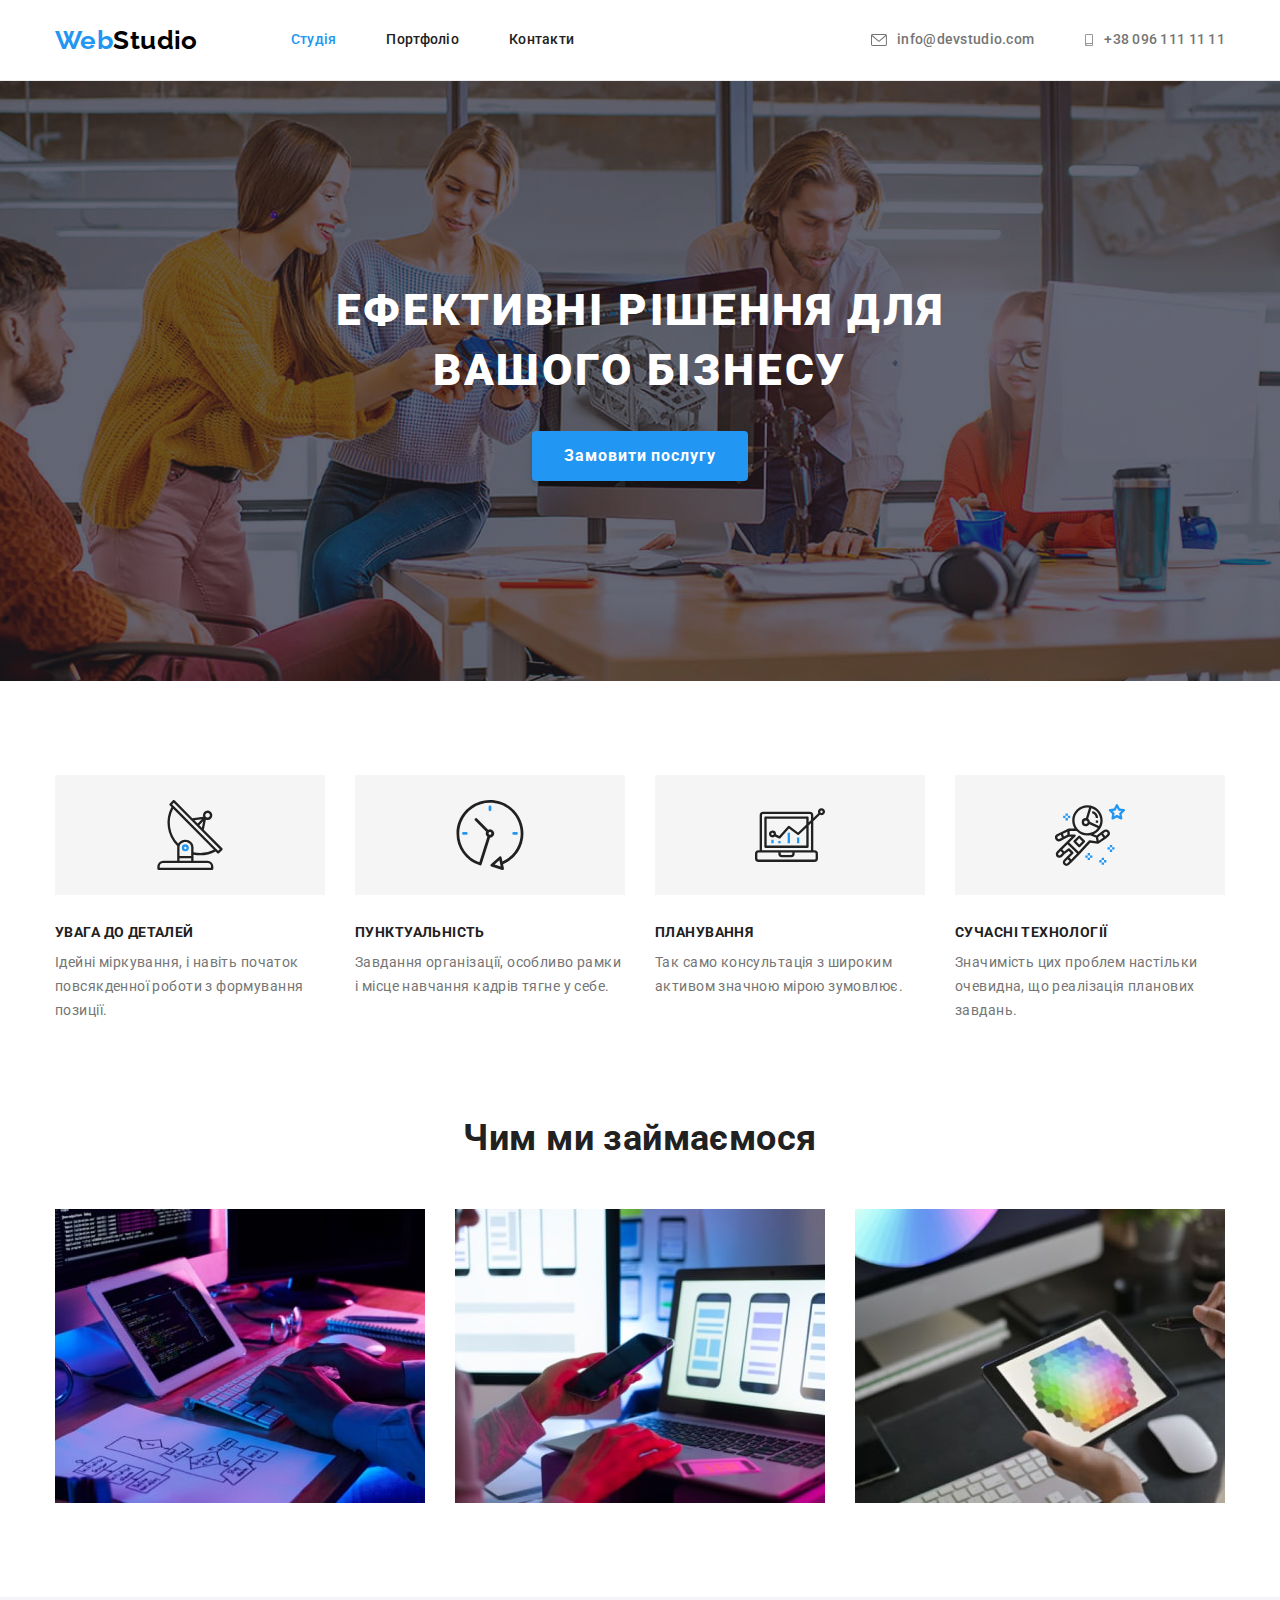
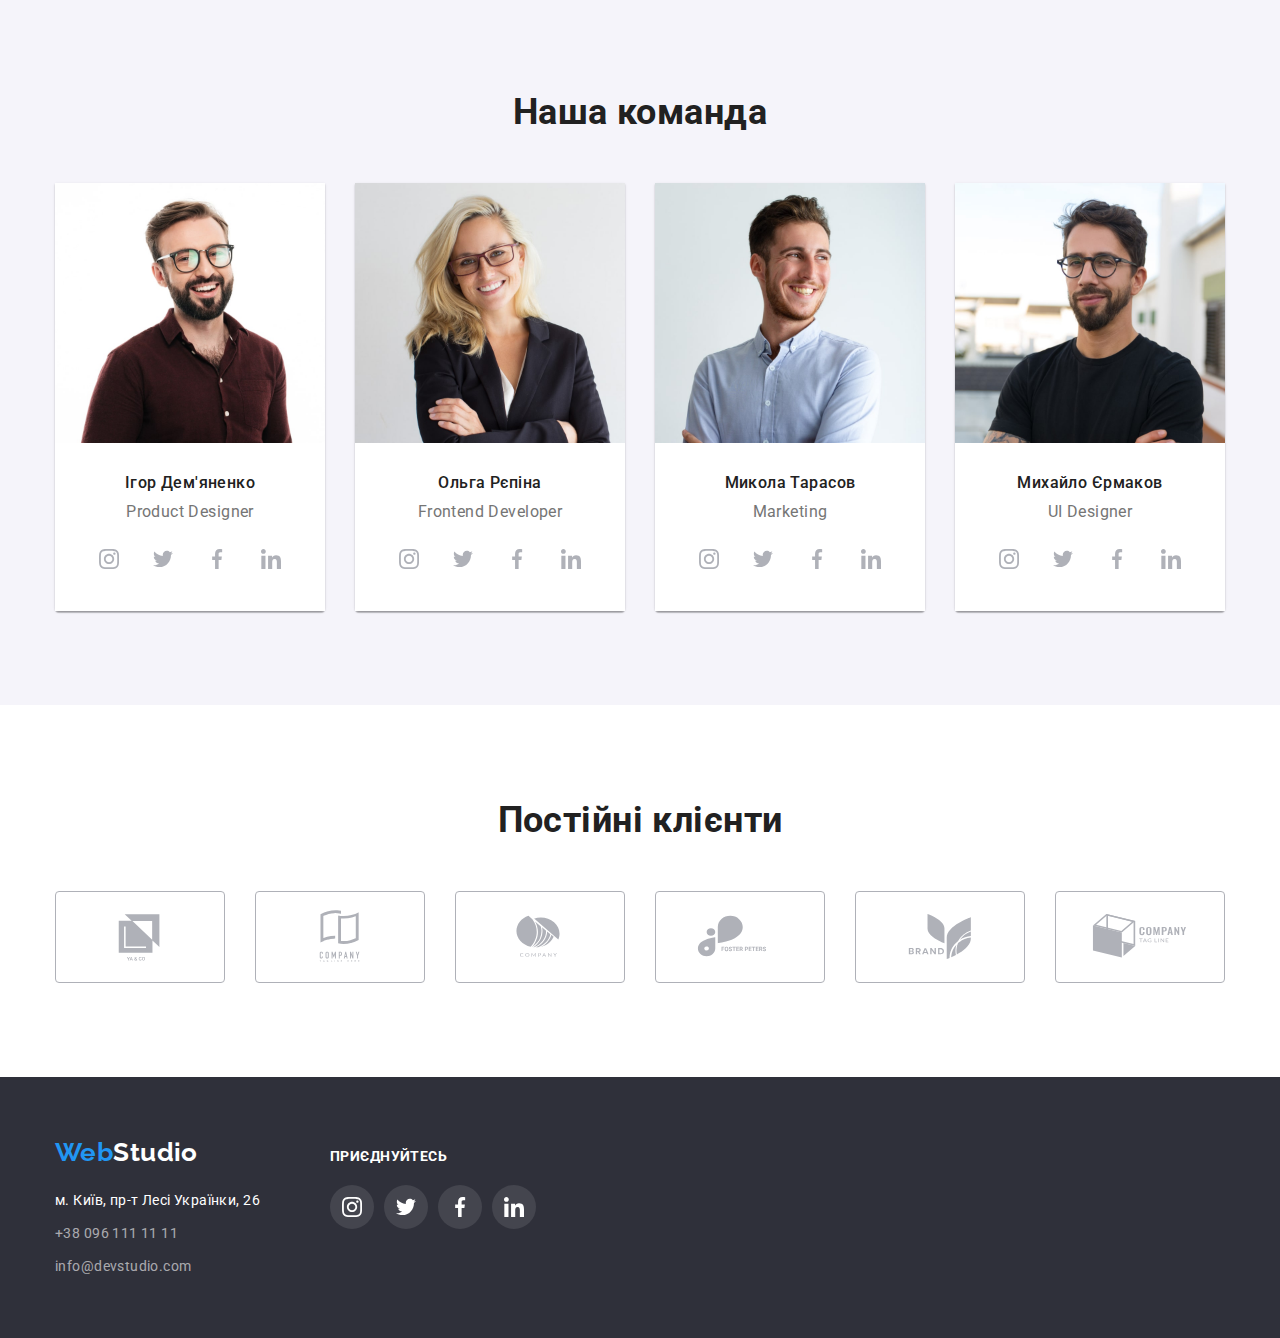
<file: index.html>
<!DOCTYPE html>
<html lang="uk">
  <head>
    <meta charset="UTF-8" />
    <meta http-equiv="X-UA-Compatible" content="IE=edge" />
    <meta name="viewport" content="width=device-width, initial-scale=1.0" />
    <title>Студія</title>
    <link
      rel="stylesheet"
      href="https://cdnjs.cloudflare.com/ajax/libs/modern-normalize/1.0.0/modern-normalize.min.css"
    />
    <link rel="stylesheet" href="./css/styles.css" />
    <link
      href="https://fonts.googleapis.com/css2?family=Raleway:wght@700&family=Roboto:wght@400;500;700;900&display=swap"
      rel="stylesheet"
    />
  </head>

  <body>
    <header>
      <div class="container common-head">
        <a href="./index.html" class="logo"
          >Web<span class="logo-studio">Studio</span></a
        >

        <nav>
          <ul class="site-nav list">
            <li class="nav-item">
              <a href="./index.html" class="nav-elements current">Студія</a>
            </li>
            <li class="nav-item">
              <a href="./portfolio.html" class="nav-elements">Портфоліо</a>
            </li>
            <li class="nav-item">
              <a href="" class="nav-elements">Контакти</a>
            </li>
          </ul>
        </nav>
        <ul class="head-contacts list">
          <li class="contact-item">
            <a href="mailto:info@devstudio.com" class="nav-elements">
              <svg class="icon-mail" width="16" >
                <use
                  href="./images/icons.svg/symbol-defs.svg#icon-envelopeopti"
                /></svg
              >info@devstudio.com
            </a>
          </li>
          <li class="contact-item">
            <a href="tel:+380961111111" class="nav-elements">
              <svg class="icon-tel" width="10" >
                <use
                  href="./images/icons.svg/symbol-defs.svg#icon-smartphoneopti"
                ></use></svg
              >+38 096 111 11 11</a
            >
          </li>
        </ul>
      </div>
    </header>

    <main>
      <section class="headline">
        <div class="container">
          <h1 class="title">Ефективні рішення для вашого бізнесу</h1>
          <button type="button" class="order-btn">Замовити послугу</button>
        </div>
      </section>
      <section class="section">
        <div class="container">
          <h2 class="hidden-title">Особливості</h2>
          <ul class="our-features list">
            <li class="feature antenna">
              <h3 class="title">УВАГА ДО ДЕТАЛЕЙ</h3>
              <p class="desr">
                Ідейні міркування, і навіть початок повсякденної роботи з
                формування позиції.
              </p>
            </li>
            <li class="feature clock">
              <h3 class="title">ПУНКТУАЛЬНІСТЬ</h3>
              <p class="desr">
                Завдання організації, особливо рамки і місце навчання кадрів
                тягне у себе.
              </p>
            </li>
            <li class="feature diagram">
              <h3 class="title">ПЛАНУВАННЯ</h3>
              <p class="desr">
                Так само консультація з широким активом значною мірою зумовлює.
              </p>
            </li>
            <li class="feature astronaut">
              <h3 class="title">СУЧАСНІ ТЕХНОЛОГІЇ</h3>
              <p class="desr">
                Значимість цих проблем настільки очевидна, що реалізація
                планових завдань.
              </p>
            </li>
          </ul>
        </div>
      </section>
      <section class="desc-doing section">
        <div class="container">
          <h2 class="title">Чим ми займаємося</h2>
          <ul class="doing-img list">
            <li class="img">
              <img src="./images/img-min.jpg" alt="Coding" width="370" />
            </li>
            <li class="img">
              <img src="./images/img(1)-min.jpg" alt="Markup" width="370" />
            </li>
            <li class="img">
              <img
                src="./images/img(2)-min.jpg"
                alt="Web designing"
                width="370"
              />
            </li>
          </ul>
        </div>
      </section>
      <section class="team section">
        <div class="container">
          <h2 class="title">Наша команда</h2>
          <ul class="common-team list">
            <li class="one-of">
              <img
                src="./images/team-min.jpg"
                alt="Ihor Demyanenko"
                width="270"
              />
              <div class="person">
                <h3 class="name">Ігор Дем'яненко</h3>
                <p class="job">Product Designer</p>
                <ul class="list-icons">
                  <li class="icon">
                    <a href="" class="link-network"
                      ><svg class="icon-network" width="20" >
                        <use
                          href="./images/icons.svg/symbol-defs.svg#icon-instagramopti"
                        /></svg
                    ></a>
                  </li>
                  <li class="icon">
                    <a href="" class="link-network"
                      ><svg class="icon-network" width="20" >
                        <use
                          href="./images/icons.svg/symbol-defs.svg#icon-twitteropti"
                        ></use></svg
                    ></a>
                  </li>
                  <li class="icon">
                    <a href="" class="link-network"
                      ><svg class="icon-network" width="20" >
                        <use
                          href="./images/icons.svg/symbol-defs.svg#icon-facebookopti"
                        ></use></svg
                    ></a>
                  </li>
                  <li class="icon">
                    <a href="" class="link-network"
                      ><svg class="icon-network" width="20">
                        <use
                          href="./images/icons.svg/symbol-defs.svg#icon-linkedinopti"
                        ></use></svg
                    ></a>
                  </li>
                </ul>
              </div>
            </li>
            <li class="one-of">
              <img src="./images/team1-min.jpg" alt="Olga Repina" width="270" />
              <div class="person">
                <h3 class="name">Ольга Рєпіна</h3>
                <p class="job">Frontend Developer</p>
                <ul class="list-icons">
                  <li class="icon">
                    <a href="" class="link-network"
                      ><svg class="icon-network" width="20" >
                        <use
                          href="./images/icons.svg/symbol-defs.svg#icon-instagramopti"
                        /></svg
                    ></a>
                  </li>
                  <li class="icon">
                    <a href="" class="link-network"
                      ><svg class="icon-network" width="20" >
                        <use
                          href="./images/icons.svg/symbol-defs.svg#icon-twitteropti"
                        ></use></svg
                    ></a>
                  </li>
                  <li class="icon">
                    <a href="" class="link-network"
                      ><svg class="icon-network" width="20" >
                        <use
                          href="./images/icons.svg/symbol-defs.svg#icon-facebookopti"
                        ></use></svg
                    ></a>
                  </li>
                  <li class="icon">
                    <a href="" class="link-network"
                      ><svg class="icon-network" width="20" >
                        <use
                          href="./images/icons.svg/symbol-defs.svg#icon-linkedinopti"
                        ></use></svg
                    ></a>
                  </li>
                </ul>
              </div>
            </li>
            <li class="one-of">
              <img
                src="./images/team2-min.jpg"
                alt="Mykola Tarasov"
                width="270"
              />
              <div class="person">
                <h3 class="name">Микола Тарасов</h3>
                <p class="job">Marketing</p>
                <ul class="list-icons">
                  <li class="icon">
                    <a href="" class="link-network"
                      ><svg class="icon-network" width="20" >
                        <use
                          href="./images/icons.svg/symbol-defs.svg#icon-instagramopti"
                        /></svg
                    ></a>
                  </li>
                  <li class="icon">
                    <a href="" class="link-network"
                      ><svg class="icon-network" width="20">
                        <use
                          href="./images/icons.svg/symbol-defs.svg#icon-twitteropti"
                        ></use></svg
                    ></a>
                  </li>
                  <li class="icon">
                    <a href="" class="link-network"
                      ><svg class="icon-network" width="20" >
                        <use
                          href="./images/icons.svg/symbol-defs.svg#icon-facebookopti"
                        ></use></svg
                    ></a>
                  </li>
                  <li class="icon">
                    <a href="" class="link-network"
                      ><svg class="icon-network" width="20" >
                        <use
                          href="./images/icons.svg/symbol-defs.svg#icon-linkedinopti"
                        ></use></svg
                    ></a>
                  </li>
                </ul>
              </div>
            </li>
            <li class="one-of">
              <img
                src="./images/team3-min.jpg"
                alt="Mykhailo Yermakov"
                width="270"
              />
              <div class="person">
                <h3 class="name">Михайло Єрмаков</h3>
                <p class="job">UI Designer</p>
                <ul class="list-icons">
                  <li class="icon">
                    <a href="" class="link-network"
                      ><svg class="icon-network" width="20" >
                        <use
                          href="./images/icons.svg/symbol-defs.svg#icon-instagramopti"
                        /></svg
                    ></a>
                  </li>
                  <li class="icon">
                    <a href="" class="link-network"
                      ><svg class="icon-network" width="20" >
                        <use
                          href="./images/icons.svg/symbol-defs.svg#icon-twitteropti"
                        ></use></svg
                    ></a>
                  </li>
                  <li class="icon">
                    <a href="" class="link-network"
                      ><svg class="icon-network" width="20" >
                        <use
                          href="./images/icons.svg/symbol-defs.svg#icon-facebookopti"
                        ></use></svg
                    ></a>
                  </li>
                  <li class="icon">
                    <a href="" class="link-network"
                      ><svg class="icon-network" width="20" >
                        <use
                          href="./images/icons.svg/symbol-defs.svg#icon-linkedinopti"
                        ></use></svg
                    ></a>
                  </li>
                </ul>
              </div>
            </li>
          </ul>
        </div>
      </section>
      <section class="companies section">
        <div class="container">
        <h2 class="title">Постійні клієнти</h2>
          <ul class="common-companies">
            <li class="company">
              <a href="" class="link-company"
                ><svg class="logo-company" width="106" >
                  <use
                    href="./images/icons.svg/symbol-defs.svg#icon-Logoopti"
                  /></svg
              ></a>
            </li>
            <li class="company">
              <a href="" class="link-company"
                ><svg class="logo-company" width="106" >
                  <use
                    href="./images/icons.svg/symbol-defs.svg#icon-Logo1opti"
                  /></svg
              ></a>
            </li>
            <li class="company">
              <a href="" class="link-company"
                ><svg class="logo-company" width="106" >
                  <use
                    href="./images/icons.svg/symbol-defs.svg#icon-Logo2opti"
                  /></svg
              ></a>
            </li>
            <li class="company">
              <a href="" class="link-company"
                ><svg class="logo-company" width="106" >
                  <use
                    href="./images/icons.svg/symbol-defs.svg#icon-Logo3opti"
                  /></svg
              ></a>
            </li>
            <li class="company">
              <a href="" class="link-company"
                ><svg class="logo-company" width="106" >
                  <use
                    href="./images/icons.svg/symbol-defs.svg#icon-Logo4opti"
                  /></svg
              ></a>
            </li>
            <li class="company">
              <a href="" class="link-company"
                ><svg class="logo-company" width="106" >
                  <use
                    href="./images/icons.svg/symbol-defs.svg#icon-Logo5opti"
                  /></svg
              ></a>
            </li>
          </ul>
        </div>
      </section>
    </main>
    <footer class="footer-contacts">
      <div class="container footer">
        <div>
          <a href="./index.html" class="logo"
            >Web<span class="logo-studio-foot">Studio</span></a
          >
          <address class="common-contacts footer">
            <ul class="contacts">
              <li class="item">
                <a
                  href="https://goo.gl/maps/SLytjCsaKBYsRHtB6"
                  class="contact address"
                  >м. Київ, пр-т Лесі Українки, 26</a
                >
              </li>
              <li class="item">
                <a href="tel:+380961111111" class="contact"
                  >+38 096 111 11 11</a
                >
              </li>
              <li class="item">
                <a href="mailto:info@devstudio.com" class="contact"
                  >info@devstudio.com</a
                >
              </li>
            </ul>
          </address>
        </div>
        <div class="footer-networks">
          <p class="title">Приєднуйтесь</p>
          <ul class="footer-list-items">
            <li class="footer-item insta">
              <a href="" class="footer-link-network"
                ><svg class="icon-network" width="20" >
                  <use
                    href="./images/icons.svg/symbol-defs.svg#icon-instagramopti"
                  ></use></svg
              ></a>
            </li>
            <li class="footer-item twitter">
              <a href="" class="footer-link-network"
                ><svg class="icon-network" width="20" >
                  <use
                    href="./images/icons.svg/symbol-defs.svg#icon-twitteropti"
                  ></use></svg
              ></a>
            </li>
            <li class="footer-item facebook">
              <a href="" class="footer-link-network"
                ><svg class="icon-network" width="20" >
                  <use
                    href="./images/icons.svg/symbol-defs.svg#icon-facebookopti"
                  ></use></svg
              ></a>
            </li>
            <li class="footer-item linkedin">
              <a href="" class="footer-link-network"
                ><svg class="icon-network" width="20" >
                  <use
                    href="./images/icons.svg/symbol-defs.svg#icon-linkedinopti"
                  ></use></svg
              ></a>
            </li>
          </ul>
        </div>
      </div>
    </footer>
  </body>
</html>
</file>
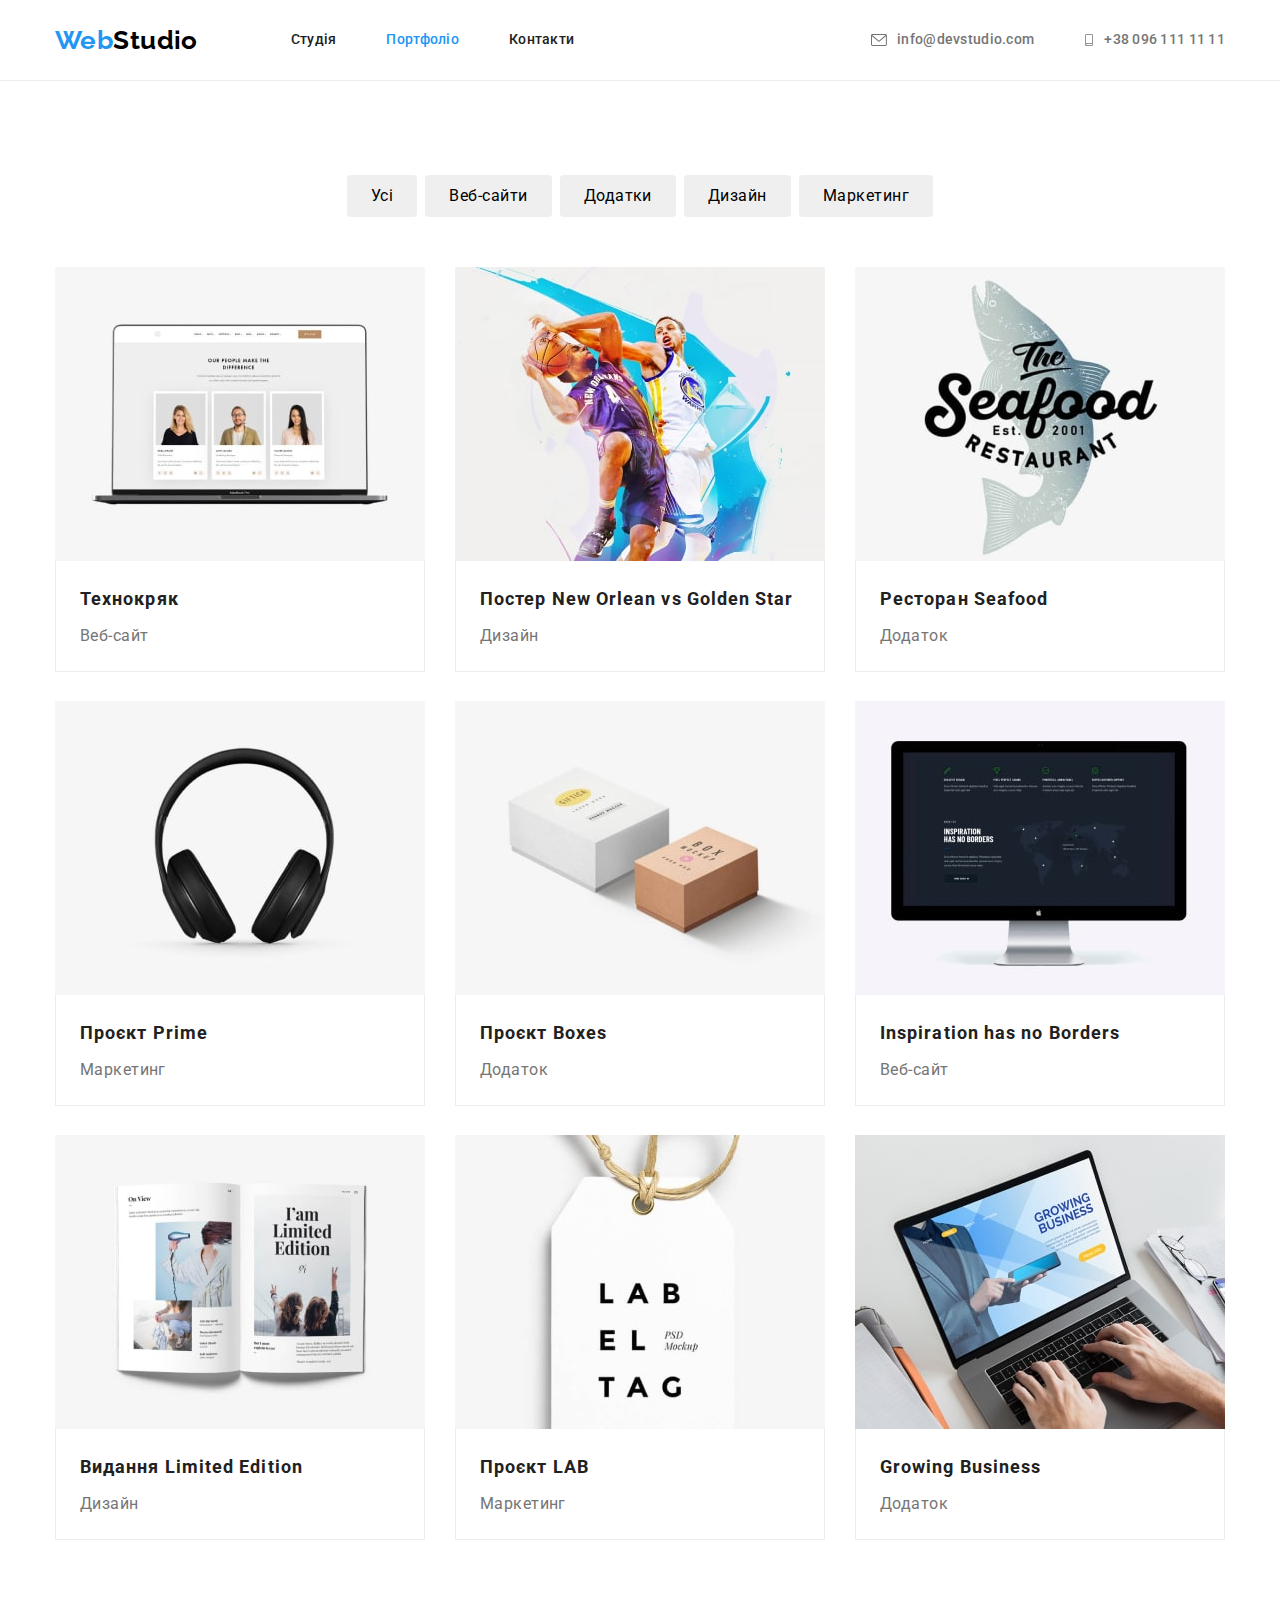
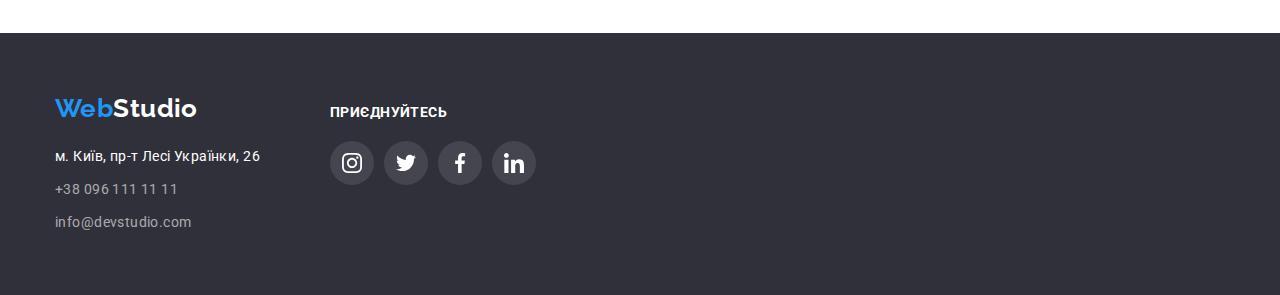
<file: portfolio.html>
<!DOCTYPE html>
<html lang="uk">
  <head>
    <meta charset="UTF-8" />
    <meta http-equiv="X-UA-Compatible" content="IE=edge" />
    <meta name="viewport" content="width=device-width, initial-scale=1.0" />
    <title>Portfolio</title>
    <link
      rel="stylesheet"
      href="https://cdnjs.cloudflare.com/ajax/libs/modern-normalize/1.0.0/modern-normalize.min.css"
    />
    <link rel="stylesheet" href="./css/styles.css" />
    <link
      href="https://fonts.googleapis.com/css2?family=Raleway:wght@700&family=Roboto:wght@400;500;700;900&display=swap"
      rel="stylesheet"
    />
  </head>

  <body>
    <header>
      <div class="container common-head">
        <a href="./index.html" class="logo"
          >Web<span class="logo-studio">Studio</span></a
        >

        <nav>
          <ul class="site-nav list">
            <li class="nav-item">
              <a href="./index.html" class="nav-elements">Студія</a>
            </li>
            <li class="nav-item">
              <a href="./portfolio.html" class="nav-elements current"
                >Портфоліо</a
              >
            </li>
            <li class="nav-item">
              <a href="" class="nav-elements">Контакти</a>
            </li>
          </ul>
        </nav>
        <ul class="head-contacts list">
          <li class="contact-item">
            <a href="mailto:info@devstudio.com" class="nav-elements">
              <svg class="icon-mail" width="16">
                <use
                  href="./images/icons.svg/symbol-defs.svg#icon-envelopeopti"
                /></svg
              >info@devstudio.com
            </a>
          </li>
          <li class="contact-item">
            <a href="tel:+380961111111" class="nav-elements">
              <svg class="icon-tel" width="10">
                <use
                  href="./images/icons.svg/symbol-defs.svg#icon-smartphoneopti"
                ></use></svg
              >+38 096 111 11 11</a
            >
          </li>
        
        </ul>
      </div>
    </header>

    <main>
      <section class="section">
        <div class="container">
          <h1 class="hidden-title">Portfolio</h1>

          <ul class="filters list">
            <li class="item">
              <button type="button" class="el">Усі</button>
            </li>
            <li class="item">
              <button type="button" class="el">Веб-сайти</button>
            </li>
            <li class="item">
              <button type="button" class="el">Додатки</button>
            </li>
            <li class="item">
              <button type="button" class="el">Дизайн</button>
            </li>
            <li class="item">
              <button type="button" class="el">Маркетинг</button>
            </li>
          </ul>

          <ul class="projects list">
            <li class="one-of">
              <a href="" class="projects-link"
                ><img
                  src="./images/portfolio/img1-min.jpg"
                  alt="Технокряк"
                  width="370"
                />
                <div class="title">
                  <h2 class="projects-name">Технокряк</h2>
                  <p class="projects-descr">Веб-сайт</p>
                </div>
              </a>
            </li>
            <li class="one-of">
              <a href="" class="projects-link"
                ><img
                  src="./images/portfolio/img2-min.jpg"
                  alt="Постер"
                  width="370"
                />
                <div class="title">
                  <h2 class="projects-name">
                    Постер New Orlean vs Golden Star
                  </h2>
                  <p class="projects-descr">Дизайн</p>
                </div>
              </a>
            </li>
            <li class="one-of">
              <a href="" class="projects-link"
                ><img
                  src="./images/portfolio/img3-min.jpg"
                  alt="Ресторан Seafood"
                  width="370"
                />
                <div class="title">
                  <h2 class="projects-name">Ресторан Seafood</h2>
                  <p class="projects-descr">Додаток</p>
                </div>
              </a>
            </li>
            <li class="one-of">
              <a href="" class="projects-link"
                ><img
                  src="./images/portfolio/img4-min.jpg"
                  alt="Проєкт Prime"
                  width="370"
                />
                <div class="title">
                  <h2 class="projects-name">Проєкт Prime</h2>
                  <p class="projects-descr">Маркетинг</p>
                </div>
              </a>
            </li>
            <li class="one-of">
              <a href="" class="projects-link"
                ><img
                  src="./images/portfolio/img5-min.jpg"
                  alt="Проєкт Boxes"
                  width="370"
                />
                <div class="title">
                  <h2 class="projects-name">Проєкт Boxes</h2>
                  <p class="projects-descr">Додаток</p>
                </div>
              </a>
            </li>
            <li class="one-of">
              <a href="" class="projects-link"
                ><img
                  src="./images/portfolio/img6-min.jpg"
                  alt="Inspiration has no Borders"
                  width="370"
                />
                <div class="title">
                  <h2 class="projects-name">Inspiration has no Borders</h2>
                  <p class="projects-descr">Веб-сайт</p>
                </div>
              </a>
            </li>
            <li class="one-of">
              <a href="" class="projects-link"
                ><img
                  src="./images/portfolio/img7-min.jpg"
                  alt="Видання Limited Edition"
                  width="370"
                />
                <div class="title">
                  <h2 class="projects-name">Видання Limited Edition</h2>
                  <p class="projects-descr">Дизайн</p>
                </div>
              </a>
            </li>
            <li class="one-of">
              <a href="" class="projects-link"
                ><img
                  src="./images/portfolio/img8-min.jpg"
                  alt="Проєкт LAB"
                  width="370"
                />
                <div class="title">
                  <h2 class="projects-name">Проєкт LAB</h2>
                  <p class="projects-descr">Маркетинг</p>
                </div>
              </a>
            </li>
            <li class="one-of">
              <a href="" class="projects-link"
                ><img
                  src="./images/portfolio/img9-min.jpg"
                  alt="Growing Business"
                  width="370"
                />
                <div class="title">
                  <h2 class="projects-name">Growing Business</h2>
                  <p class="projects-descr">Додаток</p>
                </div>
              </a>
            </li>
          </ul>
        </div>
      </section>
    </main>
    <footer class="footer-contacts">
      <div class="container footer">
        <div>
          <a href="./index.html" class="logo"
            >Web<span class="logo-studio-foot">Studio</span></a
          >
          <address class="common-contacts footer">
            <ul class="contacts">
              <li class="item">
                <a
                  href="https://goo.gl/maps/SLytjCsaKBYsRHtB6"
                  class="contact address"
                  >м. Київ, пр-т Лесі Українки, 26</a
                >
              </li>
              <li class="item">
                <a href="tel:+380961111111" class="contact"
                  >+38 096 111 11 11</a
                >
              </li>
              <li class="item">
                <a href="mailto:info@devstudio.com" class="contact"
                  >info@devstudio.com</a
                >
              </li>
            </ul>
          </address>
        </div>
        <div class="footer-networks">
          <span class="title">Приєднуйтесь</span>
          <ul class="footer-list-items">
            <li class="footer-item insta">
              <a href="" class="footer-link-network"
                ><svg class="icon-network" width="20">
                  <use
                    href="./images/icons.svg/symbol-defs.svg#icon-instagramopti"
                  ></use></svg
              ></a>
            </li>
            <li class="footer-item twitter">
              <a href="" class="footer-link-network"
                ><svg class="icon-network" width="20" >
                  <use
                    href="./images/icons.svg/symbol-defs.svg#icon-twitteropti"
                  ></use></svg
              ></a>
            </li>
            <li class="footer-item facebook">
              <a href="" class="footer-link-network"
                ><svg class="icon-network" width="20" >
                  <use
                    href="./images/icons.svg/symbol-defs.svg#icon-facebookopti"
                  ></use></svg
              ></a>
            </li>
            <li class="footer-item linkedin">
              <a href="" class="footer-link-network"
                ><svg class="icon-network" width="20" >
                  <use
                    href="./images/icons.svg/symbol-defs.svg#icon-linkedinopti"
                  ></use></svg
              ></a>
            </li>
          </ul>
        </div>
      </div>
    </footer>
  </body>
</html>
</file>
<file: css/styles.css>
html {
  box-sizing: border-box;
}
*,
*::before,
*::after {
  box-sizing: inherit;
}
:root {
  --base-color: #212121;
  --active-color: #2196f3;
  --desrp-color: #757575;
  --base-background-color: #f5f5f5;
  --special-backsround-color: #2f303a;
  --employee-background-color: #f5f4fa;
  --logo-studio-color: #000000;
  --white-text-color: #ffffff;
  --white-translucent-color: rgba(255, 255, 255, 0.6);
  --order-background-color: #188ce8;
  --border-color: #ececec;
  --icons-noactive-color: #afb1b8;
}
body {
  margin: 0;

  font-family: "Roboto", sans-serif;
  font-size: 14px;
  letter-spacing: 0.03em;
  line-height: 1.2;
  font-style: normal;
  color: var(--base-color);
  background-color: var(--white-text-color);
}
.container {
  width: 1200px;
  padding-left: 15px;
  padding-right: 15px;
  margin: 0 auto;
  /* outline: 3px solid #000000; */
}
.section {
  padding-top: 94px;
  padding-bottom: 94px;
}
h1,
h2,
h3,
ul,
p {
  margin: 0;
  padding: 0;

  list-style: none;
}
img {
  display: block;
  max-width: 100%;
  height: auto;
}
.container.common-head {
  display: flex;
  align-items: center;
}
header {
  border-bottom: 1px solid var(--border-color);
}
.logo {
  margin-right: 93px;

  text-decoration: none;
  color: var(--active-color);
  font-family: "Raleway";
  font-weight: 700;
  font-size: 26px;
  line-height: 1.19;
}
.logo-studio {
  color: var(--logo-studio-color);
}
.logo-studio-foot {
  color: var(--white-text-color);
}
.site-nav {
  display: flex;
  font-weight: 500;
  letter-spacing: 0.02em;
  line-height: 1.14;
}
.nav-item:not(:last-child) {
  margin-right: 50px;
}

.head-contacts {
  display: flex;
  margin-left: auto;

  font-weight: 500;
  line-height: 1.14;
  letter-spacing: 0.02em;
}
.head-contacts .contact-item:not(:last-child) {
  margin-right: 50px;
}
.nav-elements {
  display: block;
  padding-top: 32px;
  padding-bottom: 32px;
  text-decoration: none;
  color: var(--base-color);
}
.site-nav .nav-elements.current {
  color: var(--active-color);
}
.head-contacts .nav-elements {
  color: var(--desrp-color);
}
.contact-item .nav-elements {
  display: flex;
  align-items: center;
}
.icon-mail,
.icon-tel {
  height: 12px;
  margin-right: 10px;
  fill: currentColor;
}
.icon-mail:hover {
  fill: var(--active-color);
}
.nav-elements:hover,
.nav-elements:focus {
  color: var(--active-color);
}
.headline {
  padding-top: 200px;
  padding-bottom: 200px;
  max-width: 1600px;
  height: 600px;
  margin: 0 auto;
  text-align: center;

  background-color: var(--special-backsround-color);

  background-image: linear-gradient(
      to right,
      rgba(47, 48, 58, 0.4),
      rgba(47, 48, 58, 0.4)
    ),
    url(../images/bg.jpg);
  background-repeat: no-repeat;
  background-position: center;
  background-size: cover;
}

.headline .title {
  margin: 0;
  margin-bottom: 30px;
  margin-right: auto;
  margin-left: auto;
  width: 696px;

  color: var(--white-text-color);
  font-weight: 900;
  font-size: 44px;
  line-height: 1.36;
  letter-spacing: 0.06em;
  text-transform: uppercase;
}
.headline .order-btn {
  background-color: var(--active-color);
  color: var(--white-text-color);
  width: 216px;
  height: 50px;
  font-weight: 700;
  font-size: 16px;
  line-height: 1.875;
  letter-spacing: 0.06em;
  cursor: pointer;
  box-shadow: 0px 4px 4px rgba(0, 0, 0, 0.15);
  border-radius: 4px;
  border: none;
}
.headline .order-btn:hover,
.headline .order-btn:focus {
  background-color: var(--order-background-color);
}
.our-features {
  display: flex;
}

.feature {
  width: 270px;
}
.feature::before {
  display: block;
  margin-bottom: 30px;
  content: "";

  height: 120px;
  background-color: var(--base-background-color);
  background-repeat: no-repeat;

  background-position: center;
}
.feature.antenna::before {
  background-image: url(../images/icons.svg/antennaopti.svg);
}
.feature.clock::before {
  background-image: url(../images/icons.svg/clockopti.svg);
}
.feature.diagram::before {
  background-image: url(../images/icons.svg/diagramopti.svg);
}
.feature.astronaut::before {
  background-image: url(../images/icons.svg/astronautopti.svg);
}
.feature:not(:last-child) {
  margin-right: 30px;
}
.our-features .title {
  margin-bottom: 10px;
  font-size: 14px;
  font-weight: 700;
  line-height: 1.14;
  text-transform: uppercase;
}
.our-features .desr {
  color: var(--desrp-color);
  line-height: 1.71;
}

.desc-doing {
  padding-top: 0;
}
.desc-doing .title {
  margin-bottom: 50px;

  font-weight: 700;
  font-size: 36px;
  line-height: 42px;
  text-align: center;
}

.doing-img {
  display: flex;
}
.doing-img .img:not(:last-child) {
  margin-right: 30px;
}
.team {
  text-align: center;
  background-color: var(--employee-background-color);
}
.team .title {
  margin-bottom: 50px;

  font-weight: 700;
  font-size: 36px;
  line-height: 42px;
}
.common-team {
  display: flex;
}
.common-team .one-of {
  width: 270px;
  box-shadow: 0px 1px 3px rgba(0, 0, 0, 0.12), 0px 1px 1px rgba(0, 0, 0, 0.14),
    0px 2px 1px rgba(0, 0, 0, 0.2);
  border-radius: 0px 0px 4px 4px;
}
.common-team .one-of:not(:last-child) {
  margin-right: 30px;
}
.person {
  padding-top: 30px;
  padding-bottom: 30px;
  background-color: var(--white-text-color);
}
.person .name {
  margin-bottom: 10px;
  font-weight: 500;
  font-size: 16px;
  line-height: 1.1875;
}
.person .job {
  margin-bottom: 16px;
  font-size: 16px;
  line-height: 1.1875;
  color: var(--desrp-color);
}
.list-icons {
  padding: 0 32px;
  display: flex;
  justify-content: space-between;
}
.list-icons .icon {
  
  height: 44px;
  width: 44px;
}
.link-network {
  width: 100%;
  height: 100%;
  display: flex;
  justify-content: center;
  align-items: center;
  text-decoration: none;
  color: var(--icons-noactive-color);
  
}
.icon-network {
  height: 20px;
  align-items: center;
  fill: currentColor;
}
.link-network:hover,
.link-network:focus {
  background-color: var(--active-color);
  border-radius: 50%;
  color: var(--white-text-color);
}

.common-companies {
  display: flex;
  justify-content: space-between;
}
.companies .title {
  text-align: center;
  margin-bottom: 50px;

  font-weight: 700;
  font-size: 36px;
  line-height: 42px;
}
.company{
  width: 170px;
  height: 92px;

}
.company .link-company {
  display: flex;
  align-items: center;
  justify-content: center;
  width: 100%;
  height: 100%;
  border: 1px solid #afb1b8;
  border-radius: 4px;
  fill: var(--icons-noactive-color);
}
.company .link-company:hover,
.company .link-company:focus {
  fill: var(--active-color);
  border-color: var(--active-color);
}

.logo-company {
  height: 60px;
  width: 106px;
}

.footer-contacts {
  padding-top: 60px;
  padding-bottom: 60px;
  color: var(--white-text-color);
  background-color: var(--special-backsround-color);
  line-height: 1.71;
}
.container.footer {
  display: flex;
  align-items: baseline;
}
.footer .logo {
  margin-right: 0;
}
.common-contacts.footer {
  margin-top: 20px;
}
.footer-contacts .contact {
  text-decoration: none;
  color: var(--white-translucent-color);
  font-style: normal;
}
.contacts .item:not(:last-child) {
  margin-bottom: 9px;
}
.contact.address {
  color: var(--headline-text-colorhead);
}

.footer-list-items {
  display: flex;
  margin-top: 20px;
}
.footer-item {
  color: inherit;
  fill: inherit;
}
.footer-networks {
  margin-right: auto;
  margin-left: 70px;
  font-weight: 700;
  line-height: 1.14;
  text-transform: uppercase;
}
.footer-item {
  background: rgba(255, 255, 255, 0.1);
  height: 44px;
  width: 44px;
  border-radius: 50%;

}
.footer-item:not(:last-child) {
  margin-right: 10px;
}

.footer-link-network {
  width: 100%;
  height: 100%;
  color: inherit;
  fill: inherit;
  text-decoration: none;  
  display: flex;
  align-items: center;
  justify-content: center;
  border-radius: 50%;
}
.footer-link-network:hover,
.footer-link-network:focus {
  background-color: var(--active-color);
}
.icon-network {
  fill: currentColor;
}

.filters {
  margin-bottom: 50px;
  display: flex;
  justify-content: center;
}
.filters .item:not(:last-child) {
  margin-right: 8px;
}
.filters .el {
  padding: 6px 22px;
  cursor: pointer;
  font-family: inherit;
  font-size: 16px;
  line-height: 1.625;
  letter-spacing: 0.03em;
  text-align: center;
  border-radius: 4px;
  border-color: transparent;
}
.filters .el:hover,
.filters .el:focus {
  background: var(--active-color);
  color: var(--white-text-color);
  box-shadow: 0px 3px 1px rgba(0, 0, 0, 0.1), 0px 1px 2px rgba(0, 0, 0, 0.08),
    0px 2px 2px rgba(0, 0, 0, 0.12);
}

.projects {
  display: flex;
  flex-wrap: wrap;
}
.projects .one-of {
  margin-right: 30px;
  margin-bottom: 30px;
  width: 370px;
  height: 404px;
}
.projects-link:hover,
.projects-link:focus {
  box-shadow: 0px 1px 1px rgba(0, 0, 0, 0.12), 0px 4px 4px rgba(0, 0, 0, 0.06),
    1px 4px 6px rgba(0, 0, 0, 0.16);
}
.projects .one-of:nth-child(3n) {
  margin-right: 0;
}
.projects .one-of:nth-last-child(-n + 3) {
  margin-bottom: 0;
}
.projects-link {
  display: block;
  text-decoration: none;
  width: 100%;
  height: 100%;
}
.projects .title {
  padding: 20px 24px;
  background-color: var(--white-text-color);
  border-left: 1px solid var(--border-color);
  border-right: 1px solid var(--border-color);
  border-bottom: 1px solid var(--border-color);
}
.projects-name {
  margin-bottom: 4px;
  font-weight: 700;
  font-size: 18px;
  line-height: 2;
  letter-spacing: 0.06em;
  color: var(--base-color);
}
.projects-descr {
  font-size: 16px;
  line-height: 1.875;
  color: var(--desrp-color);
}

.hidden-title {
  visibility: hidden;
  height: 0;
}
</file>
